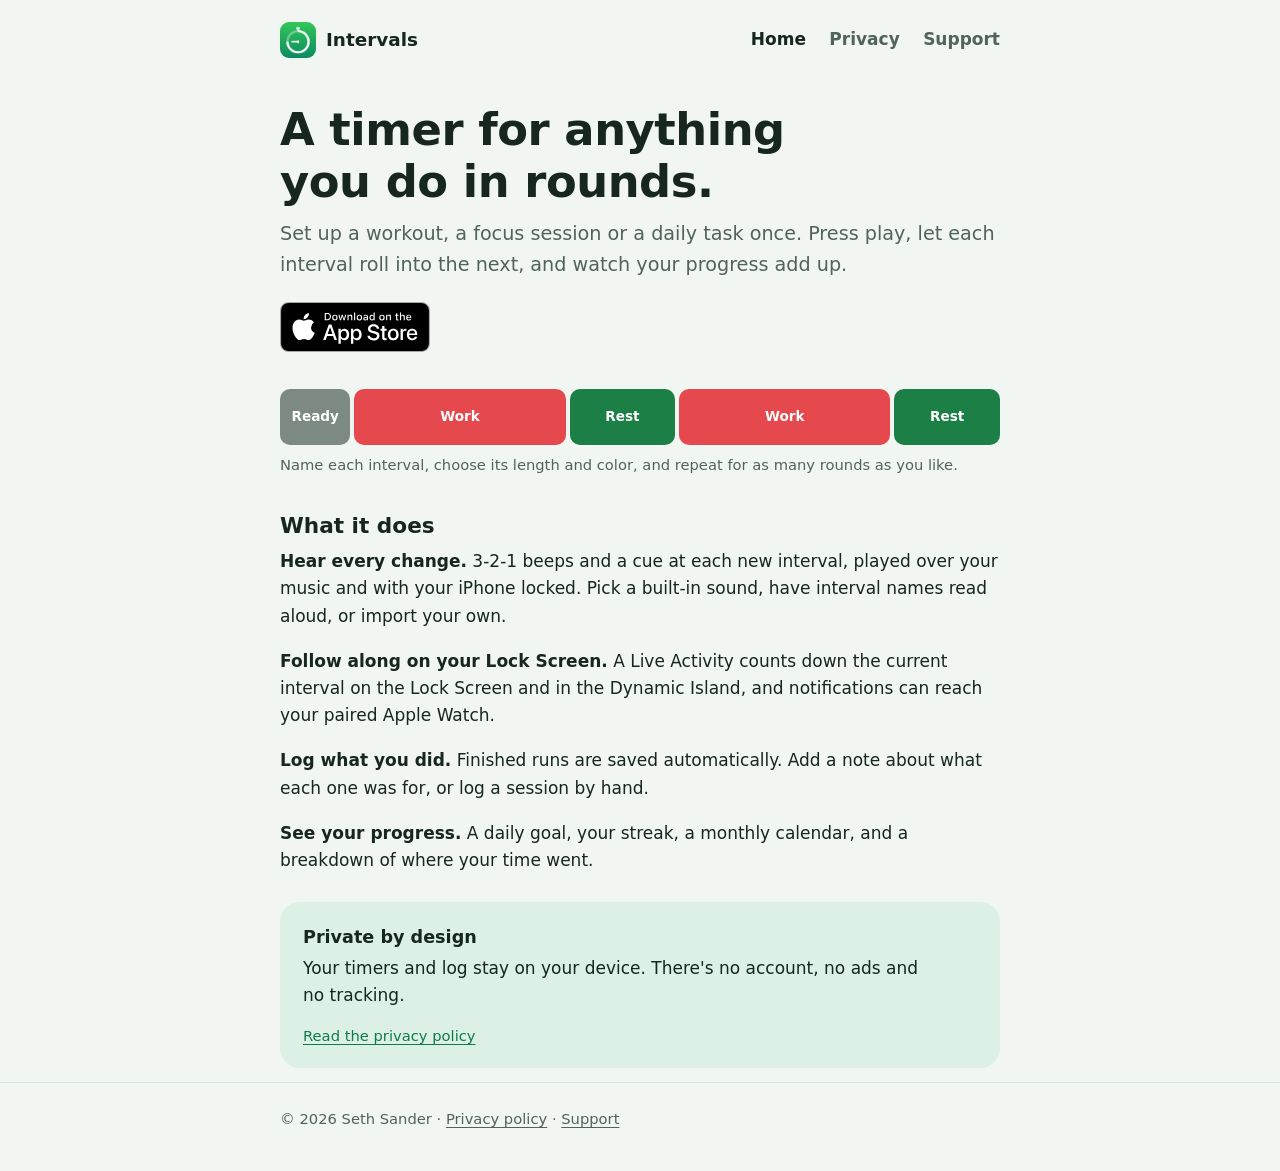
<file: index.html>
<!doctype html>
<html lang="en">
<head>
  <meta charset="utf-8">
  <meta name="viewport" content="width=device-width, initial-scale=1">
  <title>Intervals: Timer &amp; Log</title>
  <meta name="description" content="Intervals is an interval timer for workouts and daily tasks that logs what you did and shows your progress, kept only on your iPhone or iPad.">
  <meta name="apple-itunes-app" content="app-id=6831843397">
  <link rel="icon" href="icon.png">
  <link rel="stylesheet" href="style.css">
</head>
<body>
  <header class="site">
    <div class="wrap">
      <a class="brand" href="./"><img src="icon.png" alt="">Intervals</a>
      <nav class="site" aria-label="Site">
        <a href="./" aria-current="page">Home</a>
        <a href="privacy/">Privacy</a>
        <a href="support/">Support</a>
      </nav>
    </div>
  </header>

  <main class="wrap">
    <h1>A timer for anything you do in rounds.</h1>
    <p class="lead">Set up a workout, a focus session or a daily task once. Press play, let each interval roll into the next, and watch your progress add up.</p>
    <p class="store">
      <a href="https://apps.apple.com/app/intervals-timer-log/id6831843397">
        <picture>
          <source srcset="app-store-badge-white.svg" media="(prefers-color-scheme: dark)">
          <img src="app-store-badge-black.svg" alt="Download on the App Store" width="150" height="50">
        </picture>
      </a>
    </p>

    <div class="timeline" role="img" aria-label="A timer shown as a row of intervals: get ready, work, rest, work, rest">
      <span class="prep">Ready</span>
      <span class="work">Work</span>
      <span class="rest">Rest</span>
      <span class="work">Work</span>
      <span class="rest">Rest</span>
    </div>
    <p class="small muted">Name each interval, choose its length and color, and repeat for as many rounds as you like.</p>

    <h2>What it does</h2>
    <div class="points">
      <p><strong>Hear every change.</strong> 3-2-1 beeps and a cue at each new interval, played over your music and with your iPhone locked. Pick a built-in sound, have interval names read aloud, or import your own.</p>
      <p><strong>Follow along on your Lock Screen.</strong> A Live Activity counts down the current interval on the Lock Screen and in the Dynamic Island, and notifications can reach your paired Apple Watch.</p>
      <p><strong>Log what you did.</strong> Finished runs are saved automatically. Add a note about what each one was for, or log a session by hand.</p>
      <p><strong>See your progress.</strong> A daily goal, your streak, a monthly calendar, and a breakdown of where your time went.</p>
    </div>

    <div class="card promise">
      <h3>Private by design</h3>
      <p>Your timers and log stay on your device. There's no account, no ads and no tracking.</p>
      <p class="small" style="margin:0"><a href="privacy/">Read the privacy policy</a></p>
    </div>
  </main>

  <footer class="site">
    <div class="wrap">
      &copy; 2026 Seth Sander &middot; <a href="privacy/">Privacy policy</a> &middot; <a href="support/">Support</a>
    </div>
  </footer>
</body>
</html>
</file>
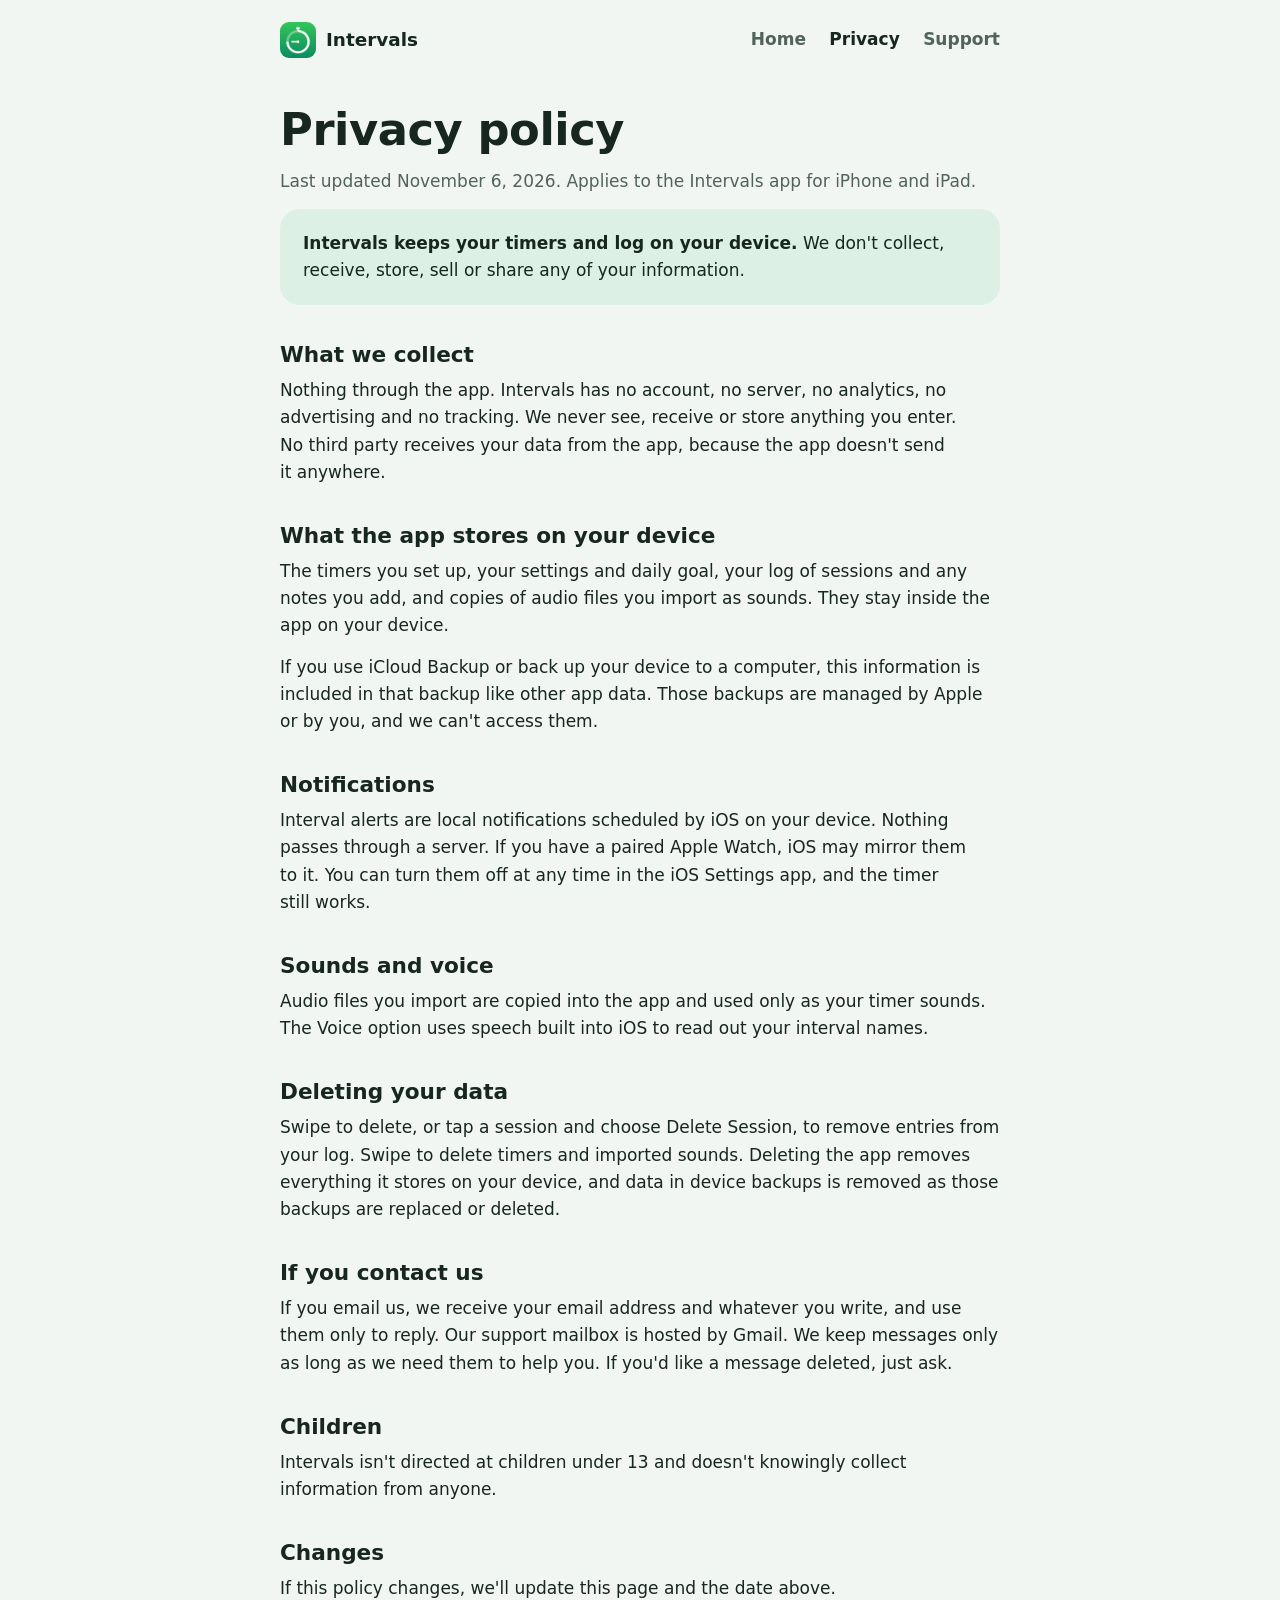
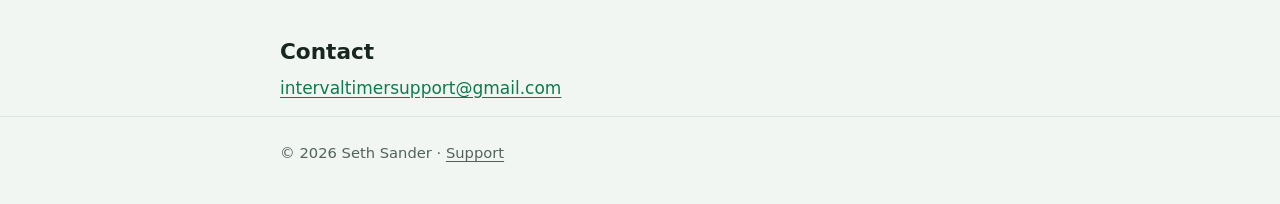
<file: privacy/index.html>
<!doctype html>
<html lang="en">
<head>
  <meta charset="utf-8">
  <meta name="viewport" content="width=device-width, initial-scale=1">
  <title>Privacy policy | Intervals</title>
  <meta name="description" content="Intervals collects nothing. Your timers and log stay on your device.">
  <link rel="icon" href="../icon.png">
  <link rel="stylesheet" href="../style.css">
</head>
<body>
  <header class="site">
    <div class="wrap">
      <a class="brand" href="../"><img src="../icon.png" alt="">Intervals</a>
      <nav class="site" aria-label="Site">
        <a href="../">Home</a>
        <a href="./" aria-current="page">Privacy</a>
        <a href="../support/">Support</a>
      </nav>
    </div>
  </header>

  <main class="wrap">
    <h1>Privacy policy</h1>
    <p class="muted">Last updated November 6, 2026. Applies to the Intervals app for iPhone and iPad.</p>

    <div class="card promise">
      <p style="margin:0"><strong>Intervals keeps your timers and log on your device.</strong> We don't collect, receive, store, sell or share any of your information.</p>
    </div>

    <h2>What we collect</h2>
    <p>Nothing through the app. Intervals has no account, no server, no analytics, no advertising and no tracking. We never see, receive or store anything you enter. No third party receives your data from the app, because the app doesn't send it anywhere.</p>

    <h2>What the app stores on your device</h2>
    <p>The timers you set up, your settings and daily goal, your log of sessions and any notes you add, and copies of audio files you import as sounds. They stay inside the app on your device.</p>
    <p>If you use iCloud Backup or back up your device to a computer, this information is included in that backup like other app data. Those backups are managed by Apple or by you, and we can't access them.</p>

    <h2>Notifications</h2>
    <p>Interval alerts are local notifications scheduled by iOS on your device. Nothing passes through a server. If you have a paired Apple Watch, iOS may mirror them to it. You can turn them off at any time in the iOS Settings app, and the timer still works.</p>

    <h2>Sounds and voice</h2>
    <p>Audio files you import are copied into the app and used only as your timer sounds. The Voice option uses speech built into iOS to read out your interval names.</p>

    <h2>Deleting your data</h2>
    <p>Swipe to delete, or tap a session and choose Delete Session, to remove entries from your log. Swipe to delete timers and imported sounds. Deleting the app removes everything it stores on your device, and data in device backups is removed as those backups are replaced or deleted.</p>

    <h2>If you contact us</h2>
    <p>If you email us, we receive your email address and whatever you write, and use them only to reply. Our support mailbox is hosted by Gmail. We keep messages only as long as we need them to help you. If you'd like a message deleted, just ask.</p>

    <h2>Children</h2>
    <p>Intervals isn't directed at children under 13 and doesn't knowingly collect information from anyone.</p>

    <h2>Changes</h2>
    <p>If this policy changes, we'll update this page and the date above.</p>

    <h2>Contact</h2>
    <p><a href="mailto:intervaltimersupport@gmail.com">intervaltimersupport@gmail.com</a></p>
  </main>

  <footer class="site">
    <div class="wrap">
      &copy; 2026 Seth Sander &middot; <a href="../support/">Support</a>
    </div>
  </footer>
</body>
</html>
</file>
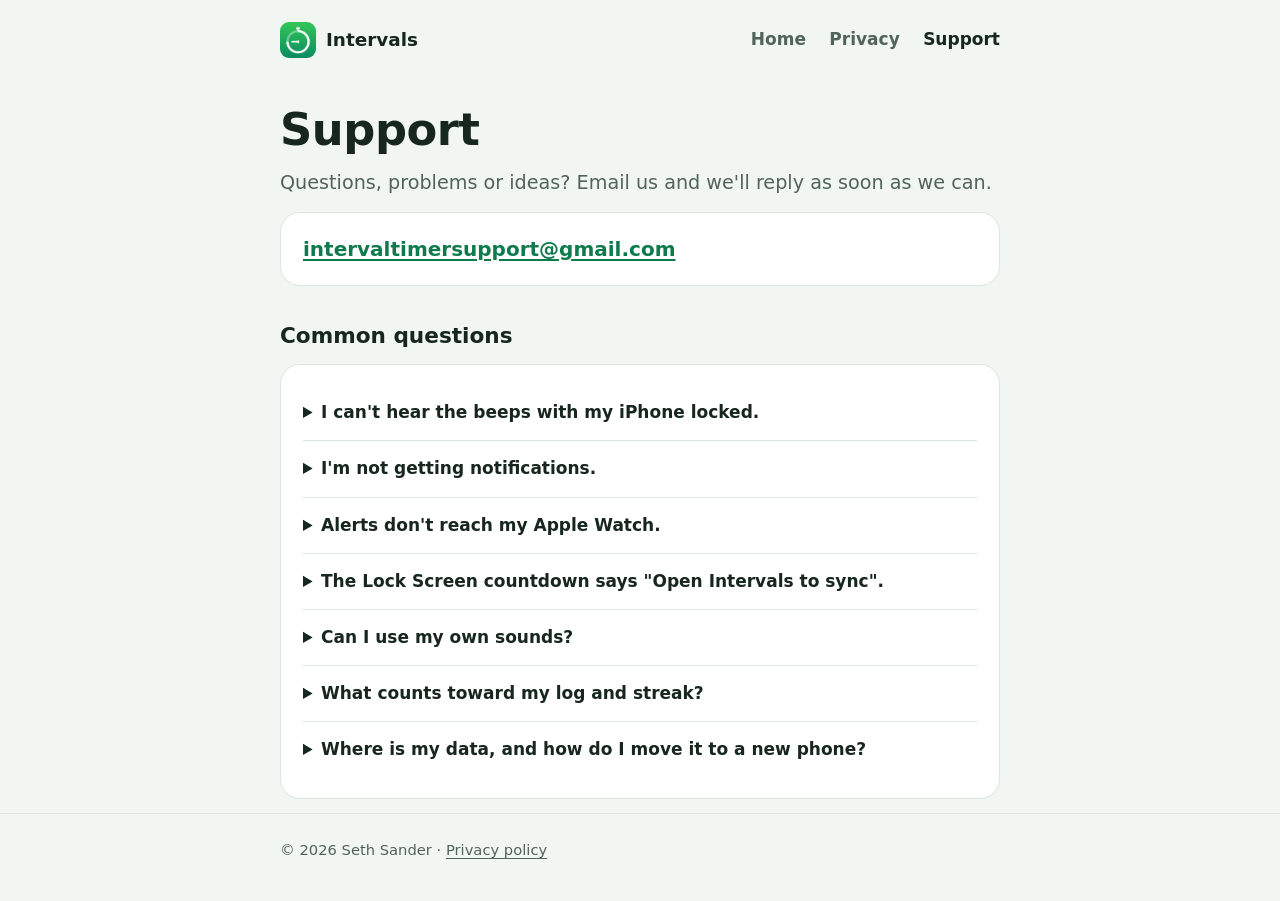
<file: support/index.html>
<!doctype html>
<html lang="en">
<head>
  <meta charset="utf-8">
  <meta name="viewport" content="width=device-width, initial-scale=1">
  <title>Support | Intervals</title>
  <meta name="description" content="Get help with the Intervals timer app for iPhone and iPad.">
  <link rel="icon" href="../icon.png">
  <link rel="stylesheet" href="../style.css">
</head>
<body>
  <header class="site">
    <div class="wrap">
      <a class="brand" href="../"><img src="../icon.png" alt="">Intervals</a>
      <nav class="site" aria-label="Site">
        <a href="../">Home</a>
        <a href="../privacy/">Privacy</a>
        <a href="./" aria-current="page">Support</a>
      </nav>
    </div>
  </header>

  <main class="wrap">
    <h1>Support</h1>
    <p class="lead">Questions, problems or ideas? Email us and we'll reply as soon as we can.</p>

    <div class="card">
      <p class="email" style="margin:0"><a href="mailto:intervaltimersupport@gmail.com?subject=Intervals%20support">intervaltimersupport@gmail.com</a></p>
    </div>

    <h2>Common questions</h2>
    <div class="card">
      <details>
        <summary>I can't hear the beeps with my iPhone locked.</summary>
        <p>Check that Settings &gt; Audio cues is on in Intervals, and turn up your media volume with the volume buttons. Cues play as media, so they also play when the silent switch is on. Force-quitting the app stops them, so swipe up to leave it instead.</p>
      </details>
      <details>
        <summary>I'm not getting notifications.</summary>
        <p>Open Intervals, go to Settings &gt; Notification Settings and turn on Allow Notifications. Focus modes can also silence them.</p>
      </details>
      <details>
        <summary>Alerts don't reach my Apple Watch.</summary>
        <p>iPhone passes notifications to your Watch only while the phone is locked. Leave "Keep screen on while running" off in Intervals. Then, in the Watch app on your iPhone, go to Notifications &gt; Intervals and pick Mirror my iPhone. Intervals doesn't have its own app on the Watch.</p>
      </details>
      <details>
        <summary>The Lock Screen countdown says "Open Intervals to sync".</summary>
        <p>The countdown moves to the next interval only while the app is running in the background, which depends on audio cues being on. If you've turned them off, or force-quit the app, open it again to catch up. Your timer's time stays correct either way.</p>
      </details>
      <details>
        <summary>Can I use my own sounds?</summary>
        <p>Yes. Go to Settings &gt; Default sound, or open a timer and choose Sound, then pick Import Audio File. MP3, M4A and WAV all work, and short clips work best. Hold a sound to rename it.</p>
      </details>
      <details>
        <summary>What counts toward my log and streak?</summary>
        <p>Every finished run counts, plus runs you end early after at least a minute. "Get Ready" time isn't included. Any logged session keeps your streak going. You can edit or delete entries in the Log tab, or add one by hand with +.</p>
      </details>
      <details>
        <summary>Where is my data, and how do I move it to a new phone?</summary>
        <p>Your timers and log stay on your device and we never receive them. They're included when you back up your device with iCloud or a computer, so restoring that backup to a new phone brings them along.</p>
      </details>
    </div>
  </main>

  <footer class="site">
    <div class="wrap">
      &copy; 2026 Seth Sander &middot; <a href="../privacy/">Privacy policy</a>
    </div>
  </footer>
</body>
</html>
</file>
<file: style.css>
:root {
  --page: #f1f6f3;
  --card: #ffffff;
  --line: #dbe6df;
  --ink: #17261f;
  --muted: #52635a;
  --accent: #0f7a4c;
  --accent-wash: #dcf0e5;
  --work: #e5484d;
  --rest: #2fa35f;
  --focus: #2f6fdb;
  --prep: #7c8a83;
  color-scheme: light dark;
}

@media (prefers-color-scheme: dark) {
  :root {
    --page: #0d1411;
    --card: #1a201d;
    --line: #2a332e;
    --ink: #eef5f1;
    --muted: #a6b5ad;
    --accent: #5dd39a;
    --accent-wash: #16291f;
  }
}

* { box-sizing: border-box; }

html { -webkit-text-size-adjust: 100%; }

body {
  margin: 0;
  background: var(--page);
  color: var(--ink);
  font-family: ui-rounded, "SF Pro Rounded", system-ui, -apple-system, "Segoe UI", sans-serif;
  font-size: 1.0625rem;
  line-height: 1.6;
}

a { color: var(--accent); text-underline-offset: 3px; }
a:hover { text-decoration-thickness: 2px; }
:focus-visible { outline: 3px solid var(--accent); outline-offset: 2px; border-radius: 4px; }

.wrap { max-width: 760px; margin: 0 auto; padding: 0 20px; }

header.site { padding: 22px 0; }
header.site .wrap { display: flex; align-items: center; justify-content: space-between; gap: 16px; flex-wrap: wrap; }
.brand { display: inline-flex; align-items: center; gap: 10px; font-weight: 700; font-size: 1.15rem; color: var(--ink); text-decoration: none; }
.brand img { width: 36px; height: 36px; border-radius: 9px; }
nav.site a { margin-left: 18px; font-weight: 600; text-decoration: none; color: var(--muted); }
nav.site a:first-child { margin-left: 0; }
nav.site a[aria-current="page"] { color: var(--ink); }

main { padding-bottom: 64px; }

h1 { font-size: clamp(2rem, 5vw, 2.8rem); line-height: 1.15; margin: 24px 0 12px; letter-spacing: -0.01em; text-wrap: balance; }
h2 { font-size: 1.35rem; line-height: 1.3; margin: 36px 0 8px; }
h3 { font-size: 1.1rem; margin: 0 0 4px; }
p { margin: 0 0 14px; text-wrap: pretty; }
.lead { font-size: 1.2rem; color: var(--muted); max-width: 60ch; }
.muted { color: var(--muted); }
.small { font-size: 0.92rem; }

.card {
  background: var(--card);
  border: 1px solid var(--line);
  border-radius: 20px;
  padding: 20px 22px;
  margin: 14px 0;
}

/* Apple's badge, kept at its own proportions with clear space of at least a quarter of its height */
.store { margin: 22px 0 8px; }
.store a { display: inline-block; line-height: 0; border-radius: 10px; }
.store img { height: 50px; width: auto; }

/* A timer's intervals laid end to end, sized by length, used once on the home page */
.timeline { display: flex; gap: 4px; margin: 28px 0 8px; height: 56px; }
.timeline span { border-radius: 10px; display: flex; align-items: center; justify-content: center; color: #fff; font-weight: 700; font-size: 0.85rem; min-width: 0; overflow: hidden; }
.timeline .prep { flex: 1; background: var(--prep); }
.timeline .work { flex: 3; background: var(--work); }
.timeline .rest { flex: 1.5; background: #1c7f46; }

.points { display: grid; gap: 4px; margin: 8px 0; }

.promise { background: var(--accent-wash); border-color: transparent; }

details { border-top: 1px solid var(--line); padding: 14px 0; }
details:first-of-type { border-top: 0; }
summary { cursor: pointer; font-weight: 700; }
details p { margin-top: 10px; }

.email { font-size: 1.25rem; font-weight: 700; word-break: break-all; }

footer.site { border-top: 1px solid var(--line); padding: 24px 0 40px; color: var(--muted); font-size: 0.92rem; }
footer.site a { color: var(--muted); }

@media (max-width: 480px) {
  nav.site a { margin-left: 14px; }
  .timeline { height: 48px; }
  .timeline span { font-size: 0.75rem; }
}
</file>
